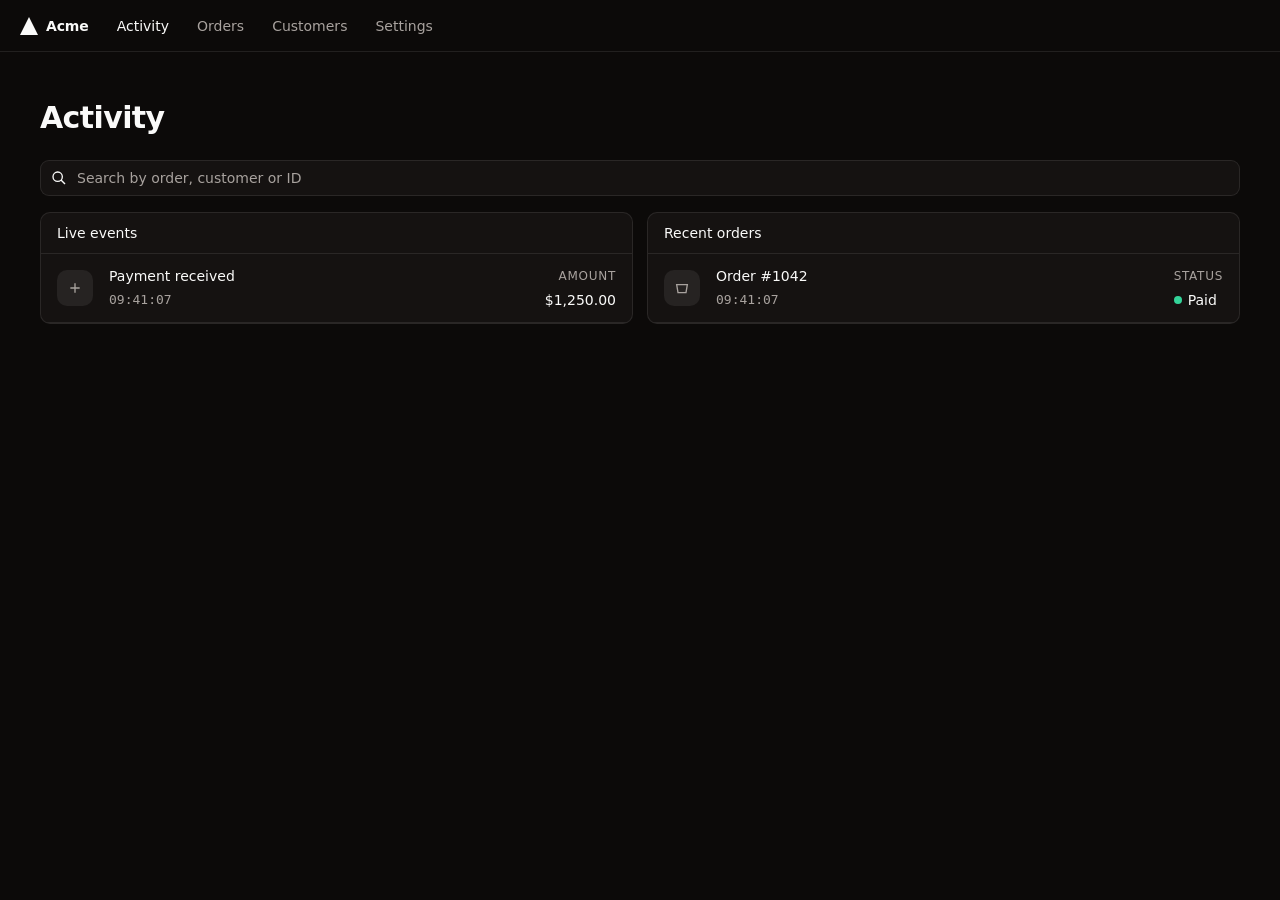
<file: examples/demo-app/index.html>
<!doctype html>
<html class="dark">
<head>
<meta charset="utf-8" />
<title>Acme · Activity</title>
<link rel="stylesheet" href="style.css" />
</head>
<body>
<div class="app">
  <nav class="nav">
    <span class="brand"><svg viewBox="0 0 18 18" fill="currentColor" data-logo><path d="M9 0 18 18H0Z" /></svg>Acme</span>
    <a href="#" aria-current="page">Activity</a><a href="#">Orders</a><a href="#">Customers</a><a href="#">Settings</a>
  </nav>
  <main class="page">
    <h1>Activity</h1>
    <label class="search"><svg width="16" height="16" viewBox="0 0 24 24" fill="none" stroke="currentColor" stroke-width="2"><circle cx="10" cy="10" r="7" /><path d="m21 21-6-6" /></svg><input placeholder="Search by order, customer or ID" /></label>
    <div class="grid">
      <section class="panel" aria-label="Live events">
        <h2>Live events</h2>
        <div class="feed"><ul>
          <li><span class="tile"><svg viewBox="0 0 24 24" fill="none" stroke="currentColor" stroke-width="2"><path d="M12 5v14M5 12h14" /></svg></span>
            <span class="who"><span class="title">Payment received</span><span class="time">09:41:07</span></span>
            <span class="amount"><span class="label">Amount</span><span class="value">$1,250.00</span></span></li>
        </ul></div>
      </section>
      <section class="panel" aria-label="Recent orders">
        <h2>Recent orders</h2>
        <div class="feed"><ul>
          <li><span class="tile"><svg viewBox="0 0 24 24" fill="none" stroke="currentColor" stroke-width="2"><path d="M4 7h16l-2 12H6Z" /></svg></span>
            <span class="who"><span class="title">Order #1042</span><span class="time">09:41:07</span></span>
            <span class="amount"><span class="label">Status</span><span class="value status"><span class="dot good"></span>Paid</span></span></li>
        </ul></div>
      </section>
    </div>
  </main>
</div>
</body>
</html>
</file>
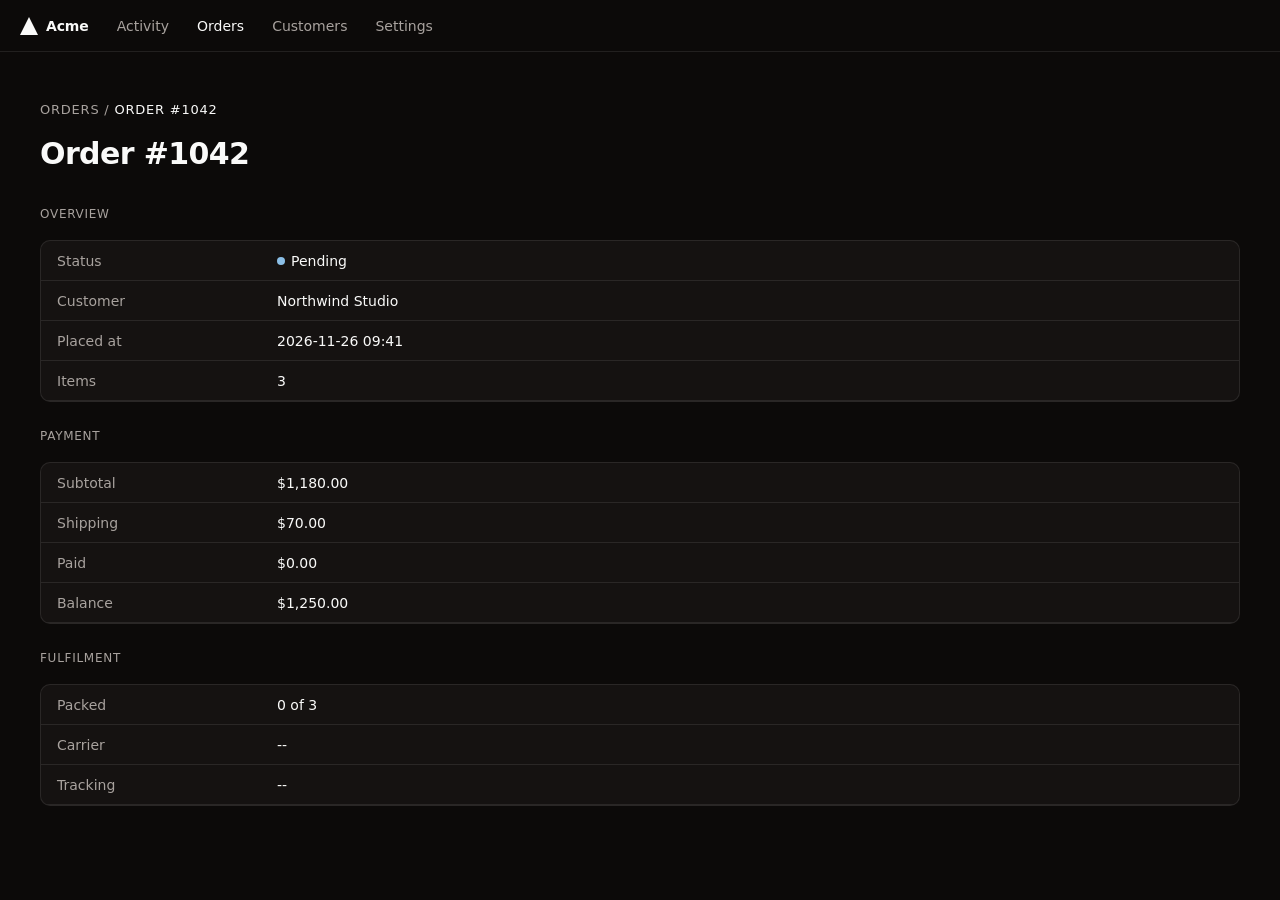
<file: examples/demo-app/order.html>
<!doctype html>
<html class="dark">
<head>
<meta charset="utf-8" />
<title>Acme · Order</title>
<link rel="stylesheet" href="style.css" />
</head>
<body>
<div class="app">
  <nav class="nav">
    <span class="brand"><svg viewBox="0 0 18 18" fill="currentColor" data-logo><path d="M9 0 18 18H0Z" /></svg>Acme</span>
    <a href="#">Activity</a><a href="#" aria-current="page">Orders</a><a href="#">Customers</a><a href="#">Settings</a>
  </nav>
  <main class="page record">
    <div class="crumb">Orders / <b>Order #1042</b></div>
    <h1>Order #1042</h1>
    <div class="section">Overview</div>
    <div class="panel"><dl>
      <div class="row"><dt>Status</dt><dd><span class="status"><span class="dot accent"></span>Pending</span></dd></div>
      <div class="row"><dt>Customer</dt><dd>Northwind Studio</dd></div>
      <div class="row"><dt>Placed at</dt><dd>2026-11-26 09:41</dd></div>
      <div class="row"><dt>Items</dt><dd>3</dd></div>
    </dl></div>
    <div class="section">Payment</div>
    <div class="panel"><dl>
      <div class="row"><dt>Subtotal</dt><dd>$1,180.00</dd></div>
      <div class="row"><dt>Shipping</dt><dd>$70.00</dd></div>
      <div class="row"><dt>Paid</dt><dd>$0.00</dd></div>
      <div class="row"><dt>Balance</dt><dd>$1,250.00</dd></div>
    </dl></div>
    <div class="section">Fulfilment</div>
    <div class="panel"><dl>
      <div class="row"><dt>Packed</dt><dd>0 of 3</dd></div>
      <div class="row"><dt>Carrier</dt><dd>--</dd></div>
      <div class="row"><dt>Tracking</dt><dd>--</dd></div>
    </dl></div>
  </main>
</div>
</body>
</html>
</file>
<file: examples/demo-app/style.css>
:root {
  --background: #0c0a09;
  --card: #151211;
  --foreground: #fafaf9;
  --muted-foreground: #a8a29e;
  --border: rgb(255 255 255 / 0.09);
  --highlight-strong: rgb(255 255 255 / 0.07);
  --accent: #8bbee6;
  --good: #34d399;
  --warn: #fbbf24;
}
* { box-sizing: border-box; }
html, body { margin: 0; background: var(--background); color: var(--foreground); font: 14px/20px ui-sans-serif, system-ui, -apple-system, "Segoe UI", sans-serif; -webkit-font-smoothing: antialiased; }
.app { min-height: 100vh; display: flex; flex-direction: column; }
.nav { display: flex; align-items: center; gap: 28px; height: 52px; padding: 0 20px; border-bottom: 1px solid var(--border); }
.nav .brand { display: flex; align-items: center; gap: 8px; font-weight: 600; letter-spacing: -0.01em; }
.nav .brand svg { width: 18px; height: 18px; }
.nav a { color: var(--muted-foreground); text-decoration: none; }
.nav a[aria-current] { color: var(--foreground); }
.page { width: 100%; max-width: 1280px; margin: 0 auto; padding: 48px 40px; display: flex; flex-direction: column; gap: 16px; }
h1 { margin: 0 0 8px; font-size: 30px; line-height: 36px; font-weight: 600; letter-spacing: -0.02em; }
.crumb { color: var(--muted-foreground); text-transform: uppercase; letter-spacing: 0.06em; font-size: 13px; }
.crumb b { color: var(--foreground); font-weight: 400; }
.search { display: flex; align-items: center; gap: 8px; height: 36px; padding: 0 10px; border: 1px solid var(--border); border-radius: 9px; background: var(--card); }
.search input { flex: 1; border: 0; outline: 0; background: transparent; color: var(--foreground); font: inherit; }
.search input::placeholder { color: var(--muted-foreground); }
.grid { display: grid; grid-template-columns: 1fr 1fr; gap: 14px; }
.panel { background: var(--card); border: 1px solid var(--border); border-radius: 10px; overflow: hidden; }
.panel h2 { margin: 0; padding: 10px 16px; font-size: 14px; font-weight: 500; border-bottom: 1px solid var(--border); }
.feed { container-type: inline-size; overflow: hidden; }
.feed ul { list-style: none; margin: 0; padding: 0; }
.feed li { position: relative; display: grid; grid-template-columns: 36px 1fr auto; gap: 16px; align-items: center; padding: 12px 16px; border-bottom: 1px solid var(--border); }
.tile { width: 36px; height: 36px; border-radius: 10px; display: grid; place-items: center; background: var(--highlight-strong); color: var(--muted-foreground); }
.tile svg { width: 16px; height: 16px; }
.who { display: flex; flex-direction: column; gap: 4px; min-width: 0; }
.who .title { white-space: nowrap; }
.who .time { color: var(--muted-foreground); font-family: ui-monospace, "SF Mono", Menlo, monospace; font-size: 13px; }
.amount { text-align: right; display: flex; flex-direction: column; gap: 4px; font-variant-numeric: tabular-nums; }
.amount .label { color: var(--muted-foreground); font-size: 12px; text-transform: uppercase; letter-spacing: 0.06em; }
.status { display: inline-flex; align-items: center; gap: 6px; }
.dot { width: 8px; height: 8px; border-radius: 50%; background: var(--muted-foreground); }
.dot.good { background: var(--good); } .dot.warn { background: var(--warn); } .dot.accent { background: var(--accent); }
.record dl { margin: 0; }
.record .row { display: grid; grid-template-columns: 220px 1fr; min-height: 40px; align-items: center; padding: 0 16px; border-bottom: 1px solid var(--border); }
.record dt { color: var(--muted-foreground); }
.record dd { margin: 0; font-variant-numeric: tabular-nums; }
.section { color: var(--muted-foreground); text-transform: uppercase; letter-spacing: 0.06em; font-size: 12px; margin-top: 8px; }
</file>
